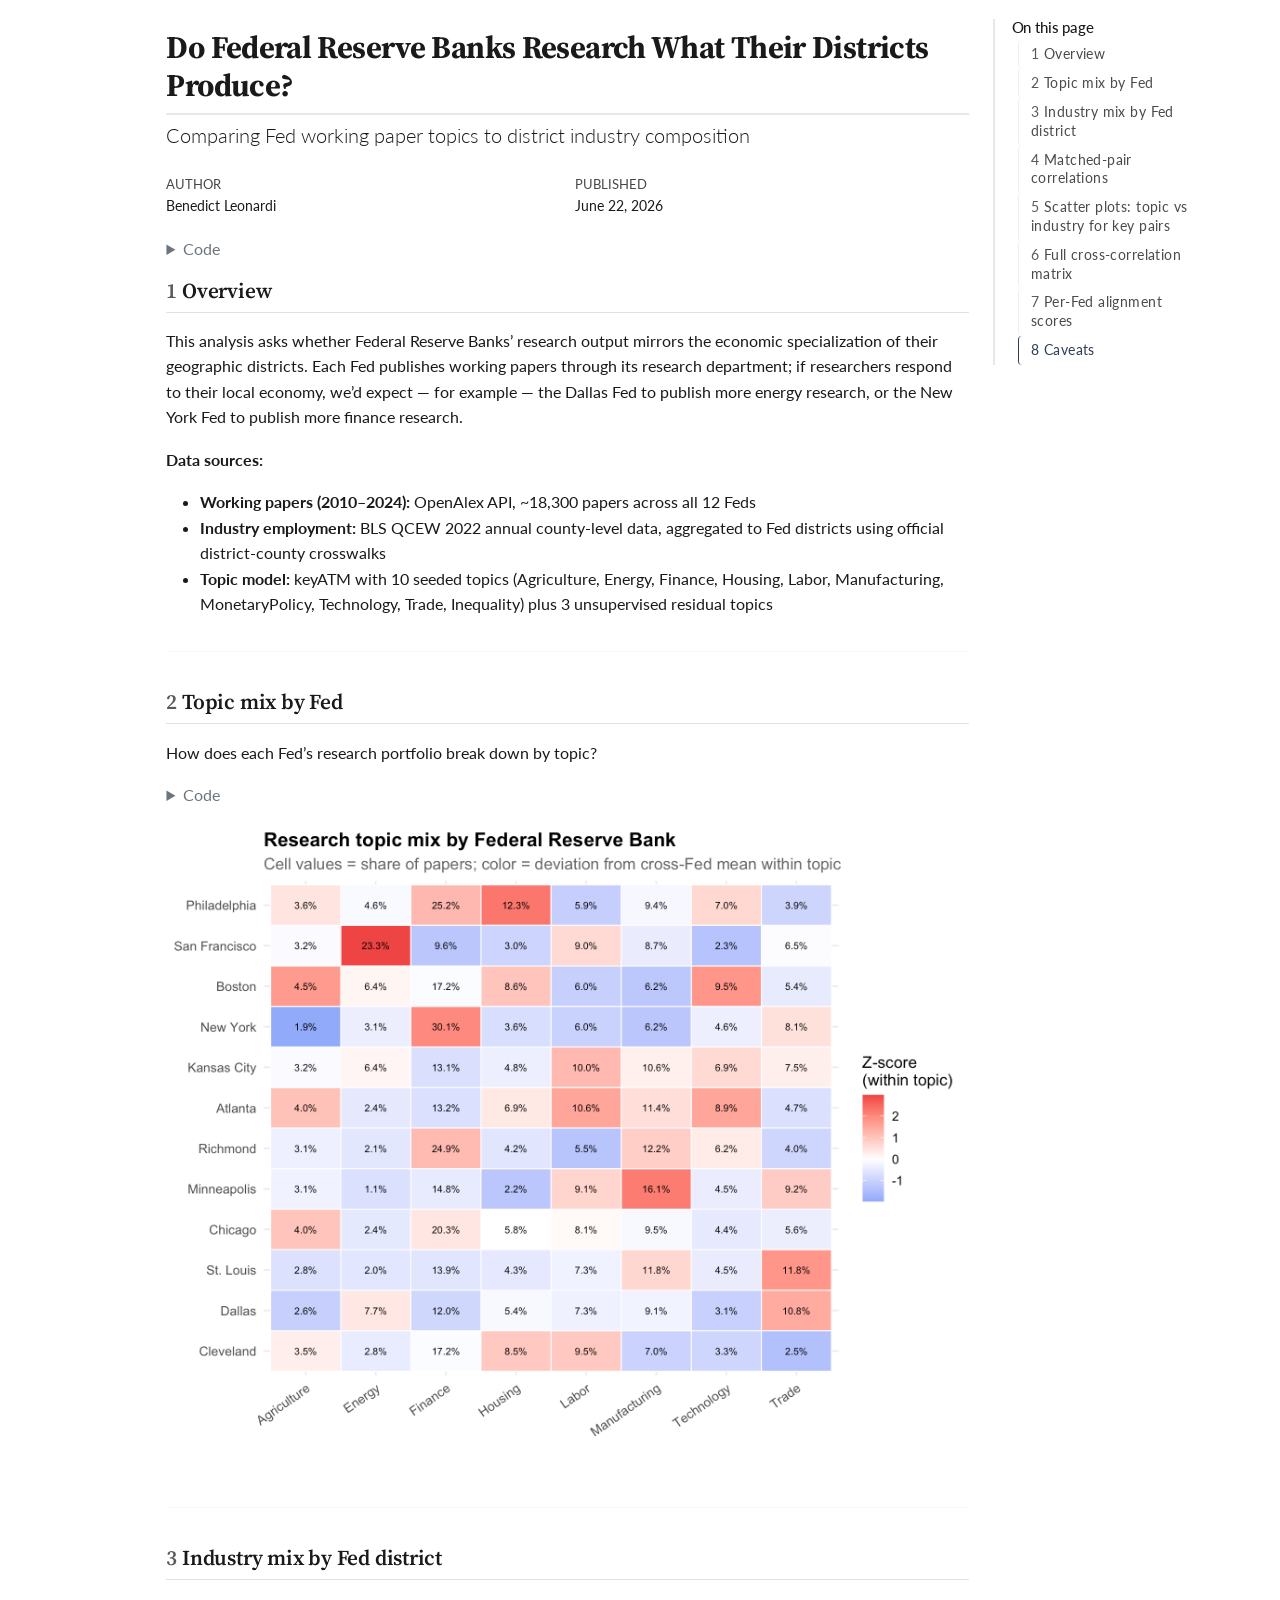
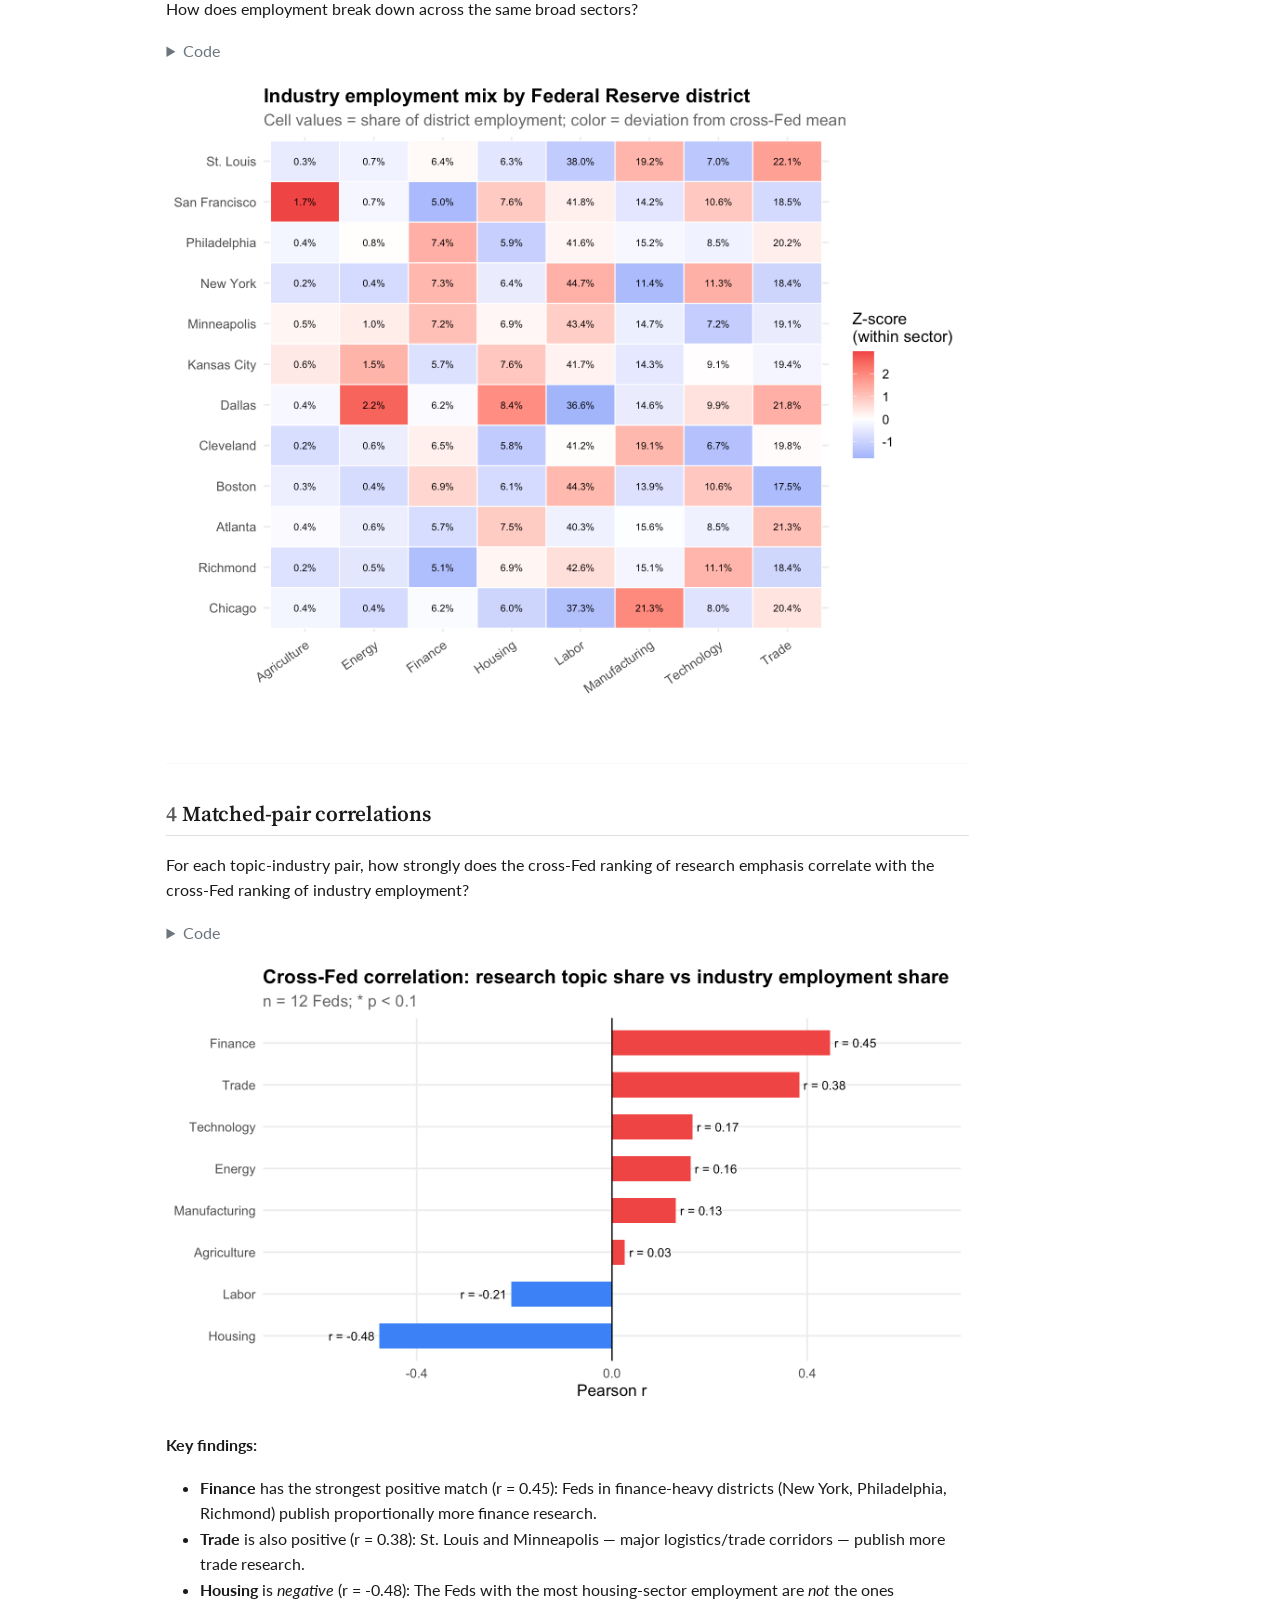
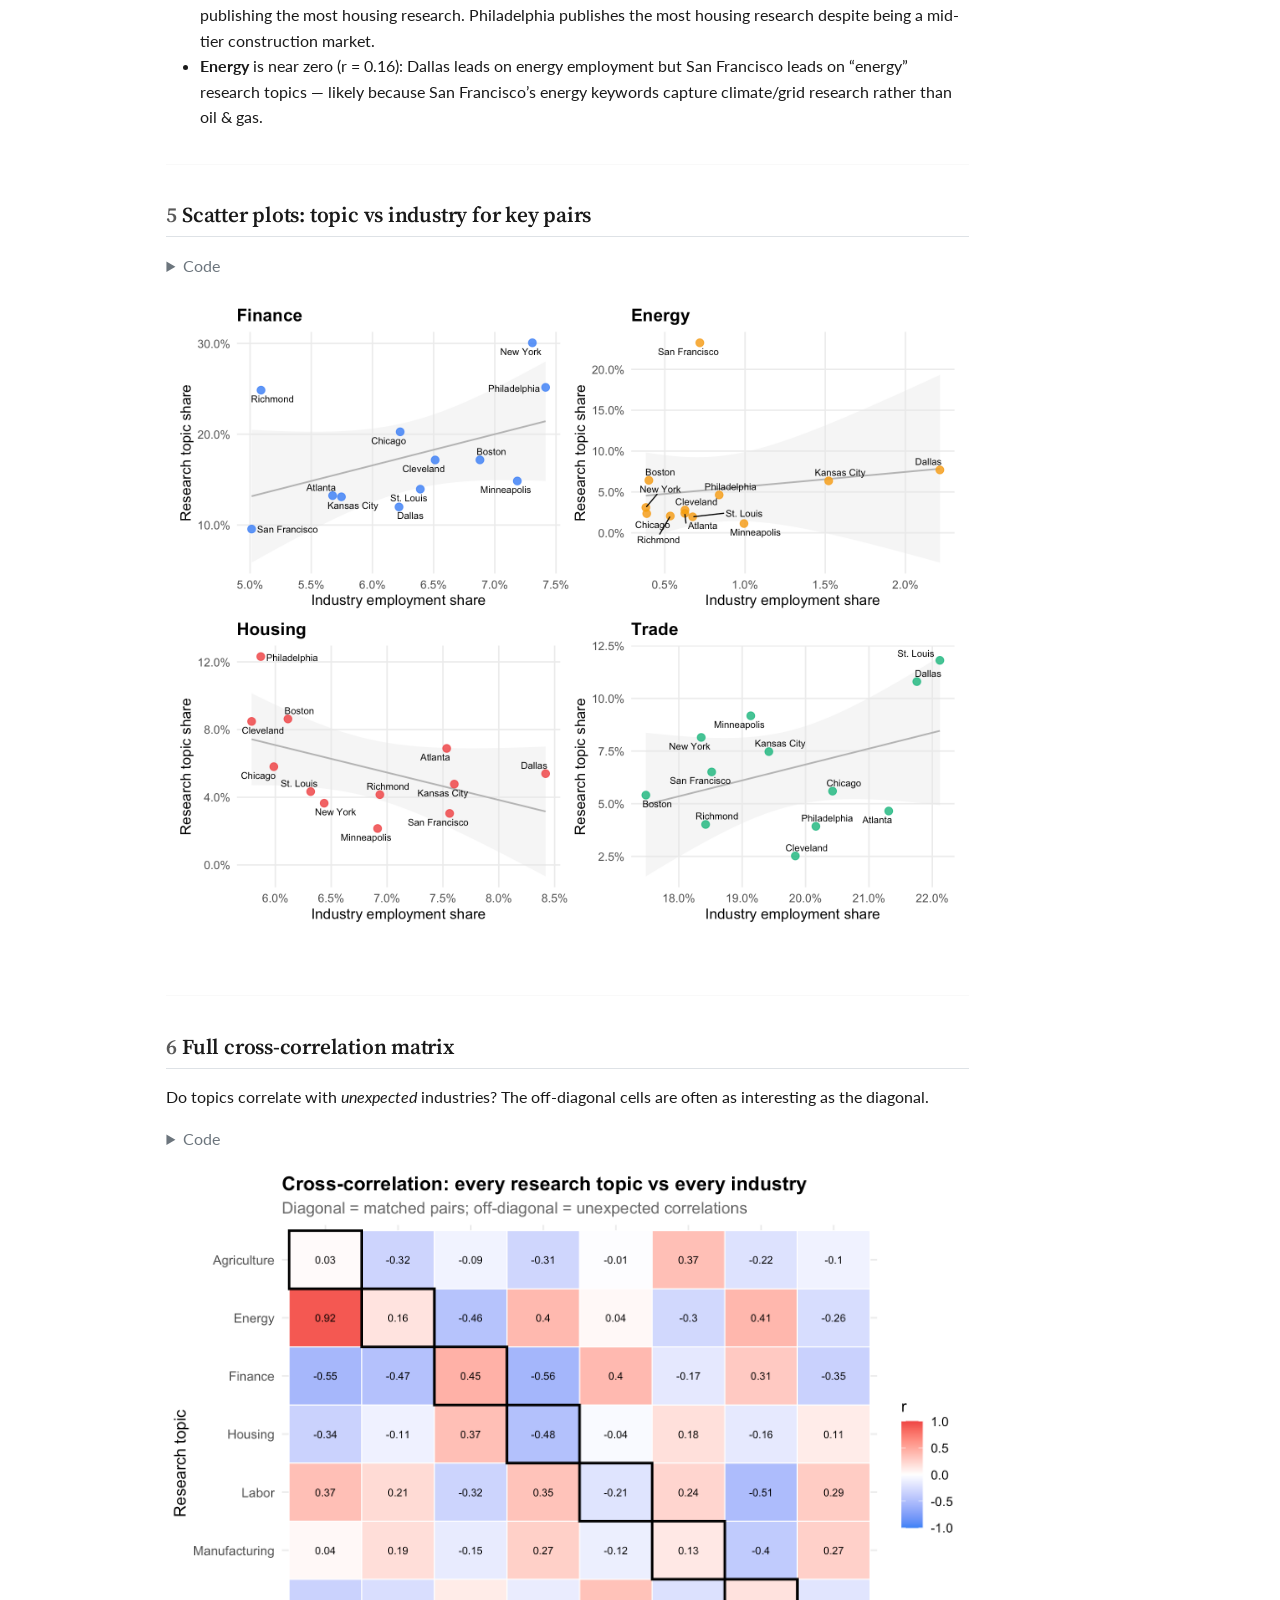
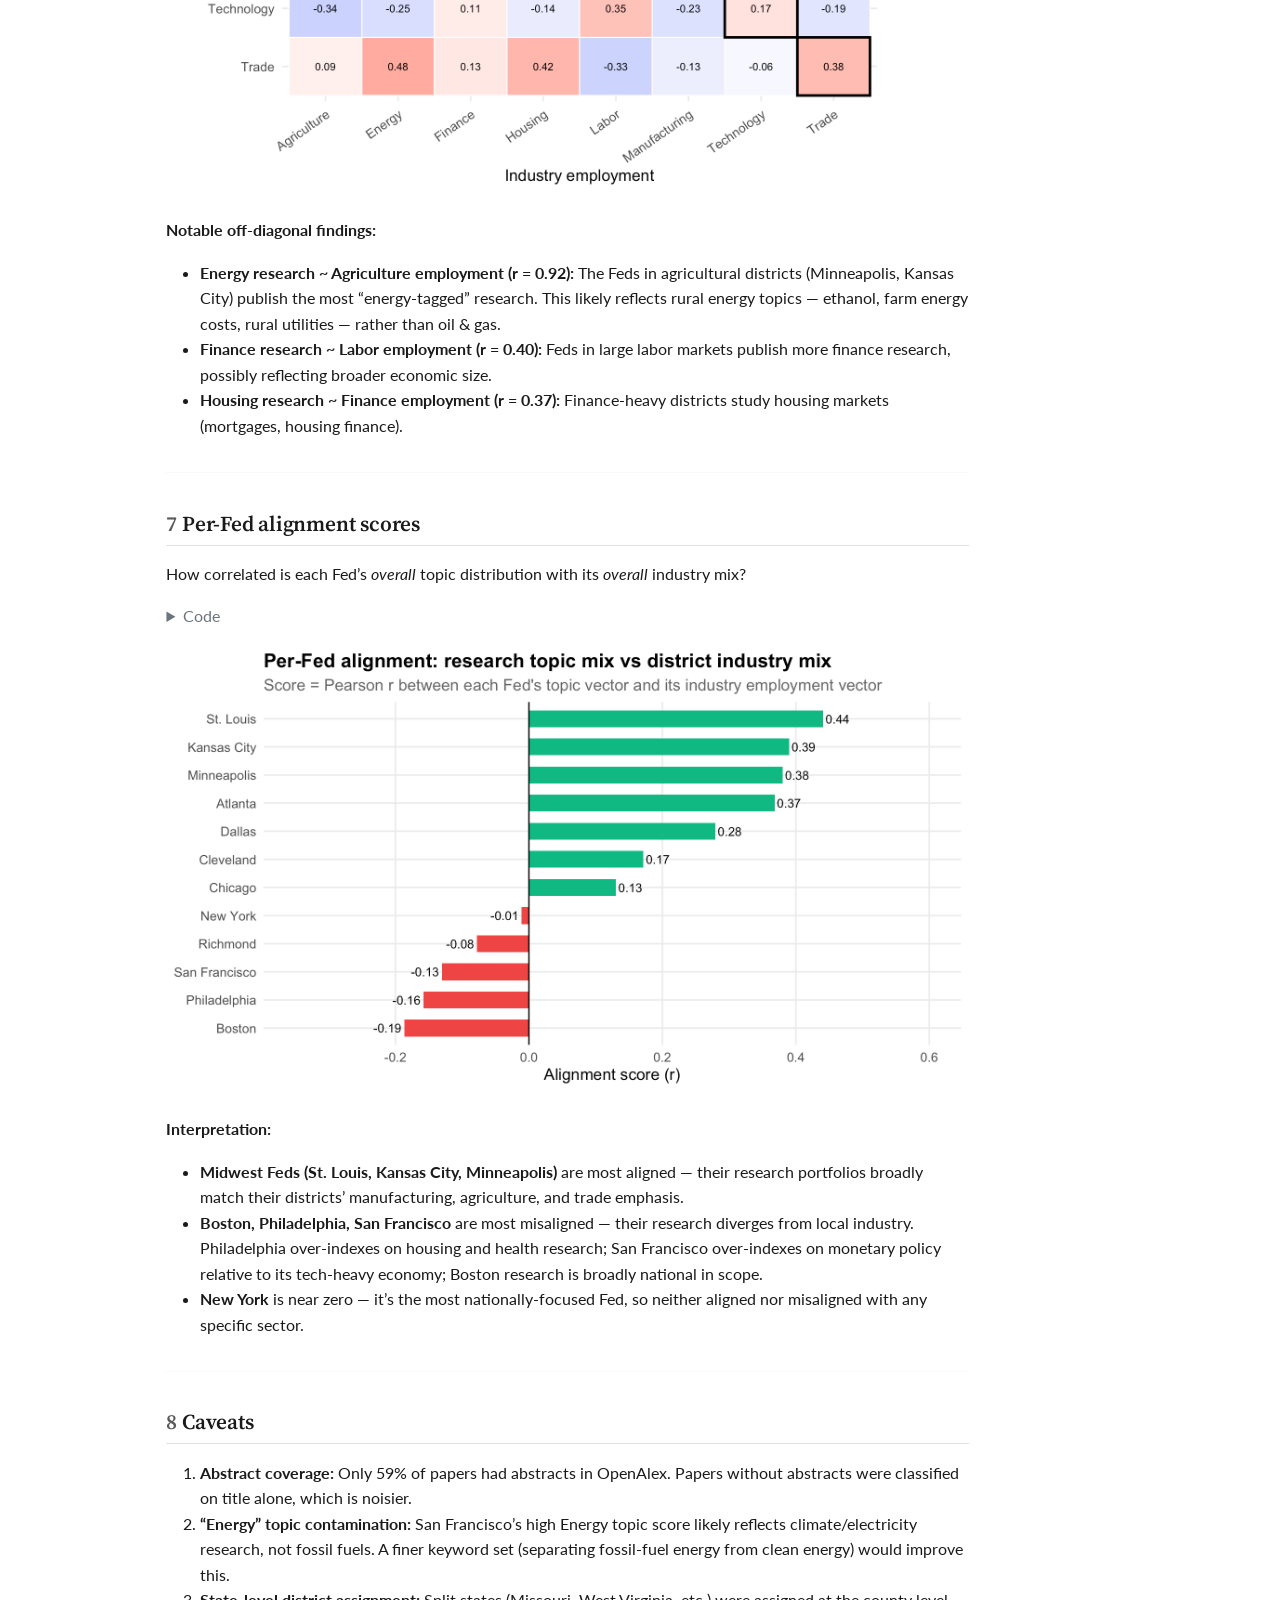
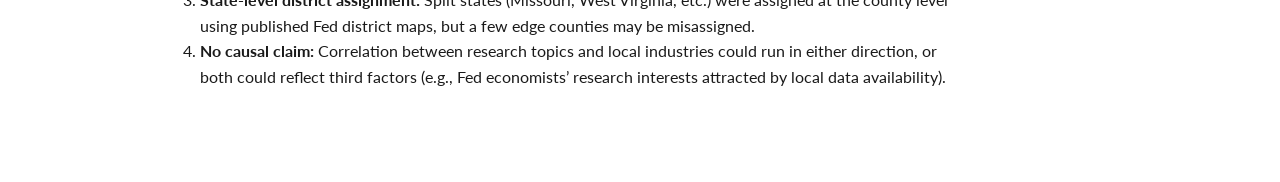
<file: docs/index.html>
<!DOCTYPE html>
<html xmlns="http://www.w3.org/1999/xhtml" lang="en" xml:lang="en"><head>

<meta charset="utf-8">
<meta name="generator" content="quarto-1.8.27">

<meta name="viewport" content="width=device-width, initial-scale=1.0, user-scalable=yes">

<meta name="author" content="Benedict Leonardi">
<meta name="dcterms.date" content="2026-06-22">

<title>Do Federal Reserve Banks Research What Their Districts Produce? – Fed Research Districts</title>
<style>
code{white-space: pre-wrap;}
span.smallcaps{font-variant: small-caps;}
div.columns{display: flex; gap: min(4vw, 1.5em);}
div.column{flex: auto; overflow-x: auto;}
div.hanging-indent{margin-left: 1.5em; text-indent: -1.5em;}
ul.task-list{list-style: none;}
ul.task-list li input[type="checkbox"] {
  width: 0.8em;
  margin: 0 0.8em 0.2em -1em; /* quarto-specific, see https://github.com/quarto-dev/quarto-cli/issues/4556 */ 
  vertical-align: middle;
}
/* CSS for syntax highlighting */
html { -webkit-text-size-adjust: 100%; }
pre > code.sourceCode { white-space: pre; position: relative; }
pre > code.sourceCode > span { display: inline-block; line-height: 1.25; }
pre > code.sourceCode > span:empty { height: 1.2em; }
.sourceCode { overflow: visible; }
code.sourceCode > span { color: inherit; text-decoration: inherit; }
div.sourceCode { margin: 1em 0; }
pre.sourceCode { margin: 0; }
@media screen {
div.sourceCode { overflow: auto; }
}
@media print {
pre > code.sourceCode { white-space: pre-wrap; }
pre > code.sourceCode > span { text-indent: -5em; padding-left: 5em; }
}
pre.numberSource code
  { counter-reset: source-line 0; }
pre.numberSource code > span
  { position: relative; left: -4em; counter-increment: source-line; }
pre.numberSource code > span > a:first-child::before
  { content: counter(source-line);
    position: relative; left: -1em; text-align: right; vertical-align: baseline;
    border: none; display: inline-block;
    -webkit-touch-callout: none; -webkit-user-select: none;
    -khtml-user-select: none; -moz-user-select: none;
    -ms-user-select: none; user-select: none;
    padding: 0 4px; width: 4em;
  }
pre.numberSource { margin-left: 3em;  padding-left: 4px; }
div.sourceCode
  {   }
@media screen {
pre > code.sourceCode > span > a:first-child::before { text-decoration: underline; }
}
</style>


<script src="site_libs/quarto-nav/quarto-nav.js"></script>
<script src="site_libs/clipboard/clipboard.min.js"></script>
<script src="site_libs/quarto-search/autocomplete.umd.js"></script>
<script src="site_libs/quarto-search/fuse.min.js"></script>
<script src="site_libs/quarto-search/quarto-search.js"></script>
<meta name="quarto:offset" content="./">
<script src="site_libs/quarto-html/quarto.js" type="module"></script>
<script src="site_libs/quarto-html/tabsets/tabsets.js" type="module"></script>
<script src="site_libs/quarto-html/axe/axe-check.js" type="module"></script>
<script src="site_libs/quarto-html/popper.min.js"></script>
<script src="site_libs/quarto-html/tippy.umd.min.js"></script>
<script src="site_libs/quarto-html/anchor.min.js"></script>
<link href="site_libs/quarto-html/tippy.css" rel="stylesheet">
<link href="site_libs/quarto-html/quarto-syntax-highlighting-8b4baf804e461d9b72633f0de59a0cac.css" rel="stylesheet" id="quarto-text-highlighting-styles">
<script src="site_libs/bootstrap/bootstrap.min.js"></script>
<link href="site_libs/bootstrap/bootstrap-icons.css" rel="stylesheet">
<link href="site_libs/bootstrap/bootstrap-f2f602f58a1feb3413044be4aec0a068.min.css" rel="stylesheet" append-hash="true" id="quarto-bootstrap" data-mode="light">
<script id="quarto-search-options" type="application/json">{
  "location": "sidebar",
  "copy-button": false,
  "collapse-after": 3,
  "panel-placement": "start",
  "type": "textbox",
  "limit": 50,
  "keyboard-shortcut": [
    "f",
    "/",
    "s"
  ],
  "show-item-context": false,
  "language": {
    "search-no-results-text": "No results",
    "search-matching-documents-text": "matching documents",
    "search-copy-link-title": "Copy link to search",
    "search-hide-matches-text": "Hide additional matches",
    "search-more-match-text": "more match in this document",
    "search-more-matches-text": "more matches in this document",
    "search-clear-button-title": "Clear",
    "search-text-placeholder": "",
    "search-detached-cancel-button-title": "Cancel",
    "search-submit-button-title": "Submit",
    "search-label": "Search"
  }
}</script>


</head>

<body class="quarto-light">

<div id="quarto-search-results"></div>
<!-- content -->
<div id="quarto-content" class="quarto-container page-columns page-rows-contents page-layout-article">
<!-- sidebar -->
<!-- margin-sidebar -->
    <div id="quarto-margin-sidebar" class="sidebar margin-sidebar">
        <nav id="TOC" role="doc-toc" class="toc-active">
    <h2 id="toc-title">On this page</h2>
   
  <ul>
  <li><a href="#overview" id="toc-overview" class="nav-link active" data-scroll-target="#overview"><span class="header-section-number">1</span> Overview</a></li>
  <li><a href="#topic-mix-by-fed" id="toc-topic-mix-by-fed" class="nav-link" data-scroll-target="#topic-mix-by-fed"><span class="header-section-number">2</span> Topic mix by Fed</a></li>
  <li><a href="#industry-mix-by-fed-district" id="toc-industry-mix-by-fed-district" class="nav-link" data-scroll-target="#industry-mix-by-fed-district"><span class="header-section-number">3</span> Industry mix by Fed district</a></li>
  <li><a href="#matched-pair-correlations" id="toc-matched-pair-correlations" class="nav-link" data-scroll-target="#matched-pair-correlations"><span class="header-section-number">4</span> Matched-pair correlations</a></li>
  <li><a href="#scatter-plots-topic-vs-industry-for-key-pairs" id="toc-scatter-plots-topic-vs-industry-for-key-pairs" class="nav-link" data-scroll-target="#scatter-plots-topic-vs-industry-for-key-pairs"><span class="header-section-number">5</span> Scatter plots: topic vs industry for key pairs</a></li>
  <li><a href="#full-cross-correlation-matrix" id="toc-full-cross-correlation-matrix" class="nav-link" data-scroll-target="#full-cross-correlation-matrix"><span class="header-section-number">6</span> Full cross-correlation matrix</a></li>
  <li><a href="#per-fed-alignment-scores" id="toc-per-fed-alignment-scores" class="nav-link" data-scroll-target="#per-fed-alignment-scores"><span class="header-section-number">7</span> Per-Fed alignment scores</a></li>
  <li><a href="#caveats" id="toc-caveats" class="nav-link" data-scroll-target="#caveats"><span class="header-section-number">8</span> Caveats</a></li>
  </ul>
</nav>
    </div>
<!-- main -->
<main class="content" id="quarto-document-content">

<header id="title-block-header" class="quarto-title-block default">
<div class="quarto-title">
<h1 class="title">Do Federal Reserve Banks Research What Their Districts Produce?</h1>
<p class="subtitle lead">Comparing Fed working paper topics to district industry composition</p>
</div>



<div class="quarto-title-meta">

    <div>
    <div class="quarto-title-meta-heading">Author</div>
    <div class="quarto-title-meta-contents">
             <p>Benedict Leonardi </p>
          </div>
  </div>
    
    <div>
    <div class="quarto-title-meta-heading">Published</div>
    <div class="quarto-title-meta-contents">
      <p class="date">June 22, 2026</p>
    </div>
  </div>
  
    
  </div>
  


</header>


<div class="cell">
<details class="code-fold">
<summary>Code</summary>
<div class="code-copy-outer-scaffold"><div class="sourceCode cell-code" id="cb1"><pre class="sourceCode r code-with-copy"><code class="sourceCode r"><span id="cb1-1"><a href="#cb1-1" aria-hidden="true" tabindex="-1"></a><span class="fu">library</span>(tidyverse)</span>
<span id="cb1-2"><a href="#cb1-2" aria-hidden="true" tabindex="-1"></a><span class="fu">library</span>(ggrepel)</span>
<span id="cb1-3"><a href="#cb1-3" aria-hidden="true" tabindex="-1"></a></span>
<span id="cb1-4"><a href="#cb1-4" aria-hidden="true" tabindex="-1"></a>topic_shares    <span class="ot">&lt;-</span> <span class="fu">read_csv</span>(<span class="st">"data/fed_topic_shares.csv"</span>)</span>
<span id="cb1-5"><a href="#cb1-5" aria-hidden="true" tabindex="-1"></a>industry_shares <span class="ot">&lt;-</span> <span class="fu">read_csv</span>(<span class="st">"data/fed_industry_shares.csv"</span>)</span>
<span id="cb1-6"><a href="#cb1-6" aria-hidden="true" tabindex="-1"></a>pair_cors       <span class="ot">&lt;-</span> <span class="fu">read_csv</span>(<span class="st">"data/pair_correlations.csv"</span>)</span>
<span id="cb1-7"><a href="#cb1-7" aria-hidden="true" tabindex="-1"></a>cross_cor       <span class="ot">&lt;-</span> <span class="fu">read_csv</span>(<span class="st">"data/cross_correlation_matrix.csv"</span>)</span>
<span id="cb1-8"><a href="#cb1-8" aria-hidden="true" tabindex="-1"></a>alignment       <span class="ot">&lt;-</span> <span class="fu">read_csv</span>(<span class="st">"data/fed_alignment_scores.csv"</span>)</span>
<span id="cb1-9"><a href="#cb1-9" aria-hidden="true" tabindex="-1"></a>joined          <span class="ot">&lt;-</span> <span class="fu">read_csv</span>(<span class="st">"data/joined_wide.csv"</span>)</span>
<span id="cb1-10"><a href="#cb1-10" aria-hidden="true" tabindex="-1"></a></span>
<span id="cb1-11"><a href="#cb1-11" aria-hidden="true" tabindex="-1"></a>sectors <span class="ot">&lt;-</span> <span class="fu">c</span>(<span class="st">"Housing"</span>,<span class="st">"Energy"</span>,<span class="st">"Agriculture"</span>,<span class="st">"Technology"</span>,<span class="st">"Finance"</span>,<span class="st">"Trade"</span>,<span class="st">"Manufacturing"</span>,<span class="st">"Labor"</span>)</span>
<span id="cb1-12"><a href="#cb1-12" aria-hidden="true" tabindex="-1"></a></span>
<span id="cb1-13"><a href="#cb1-13" aria-hidden="true" tabindex="-1"></a><span class="fu">theme_set</span>(</span>
<span id="cb1-14"><a href="#cb1-14" aria-hidden="true" tabindex="-1"></a>  <span class="fu">theme_minimal</span>(<span class="at">base_size =</span> <span class="dv">13</span>) <span class="sc">+</span></span>
<span id="cb1-15"><a href="#cb1-15" aria-hidden="true" tabindex="-1"></a>  <span class="fu">theme</span>(</span>
<span id="cb1-16"><a href="#cb1-16" aria-hidden="true" tabindex="-1"></a>    <span class="at">plot.title    =</span> <span class="fu">element_text</span>(<span class="at">face =</span> <span class="st">"bold"</span>),</span>
<span id="cb1-17"><a href="#cb1-17" aria-hidden="true" tabindex="-1"></a>    <span class="at">plot.subtitle =</span> <span class="fu">element_text</span>(<span class="at">color =</span> <span class="st">"grey40"</span>),</span>
<span id="cb1-18"><a href="#cb1-18" aria-hidden="true" tabindex="-1"></a>    <span class="at">panel.grid.minor =</span> <span class="fu">element_blank</span>()</span>
<span id="cb1-19"><a href="#cb1-19" aria-hidden="true" tabindex="-1"></a>  )</span>
<span id="cb1-20"><a href="#cb1-20" aria-hidden="true" tabindex="-1"></a>)</span></code></pre></div><button title="Copy to Clipboard" class="code-copy-button"><i class="bi"></i></button></div>
</details>
</div>
<section id="overview" class="level2" data-number="1">
<h2 data-number="1" class="anchored" data-anchor-id="overview"><span class="header-section-number">1</span> Overview</h2>
<p>This analysis asks whether Federal Reserve Banks’ research output mirrors the economic specialization of their geographic districts. Each Fed publishes working papers through its research department; if researchers respond to their local economy, we’d expect — for example — the Dallas Fed to publish more energy research, or the New York Fed to publish more finance research.</p>
<p><strong>Data sources:</strong></p>
<ul>
<li><strong>Working papers (2010–2024):</strong> OpenAlex API, ~18,300 papers across all 12 Feds</li>
<li><strong>Industry employment:</strong> BLS QCEW 2022 annual county-level data, aggregated to Fed districts using official district-county crosswalks</li>
<li><strong>Topic model:</strong> keyATM with 10 seeded topics (Agriculture, Energy, Finance, Housing, Labor, Manufacturing, MonetaryPolicy, Technology, Trade, Inequality) plus 3 unsupervised residual topics</li>
</ul>
<hr>
</section>
<section id="topic-mix-by-fed" class="level2" data-number="2">
<h2 data-number="2" class="anchored" data-anchor-id="topic-mix-by-fed"><span class="header-section-number">2</span> Topic mix by Fed</h2>
<p>How does each Fed’s research portfolio break down by topic?</p>
<div class="cell">
<details class="code-fold">
<summary>Code</summary>
<div class="code-copy-outer-scaffold"><div class="sourceCode cell-code" id="cb2"><pre class="sourceCode r code-with-copy"><code class="sourceCode r"><span id="cb2-1"><a href="#cb2-1" aria-hidden="true" tabindex="-1"></a>topic_long <span class="ot">&lt;-</span> topic_shares <span class="sc">|&gt;</span></span>
<span id="cb2-2"><a href="#cb2-2" aria-hidden="true" tabindex="-1"></a>  <span class="fu">select</span>(fed, <span class="fu">all_of</span>(sectors)) <span class="sc">|&gt;</span></span>
<span id="cb2-3"><a href="#cb2-3" aria-hidden="true" tabindex="-1"></a>  <span class="fu">pivot_longer</span>(<span class="sc">-</span>fed, <span class="at">names_to =</span> <span class="st">"topic"</span>, <span class="at">values_to =</span> <span class="st">"share"</span>)</span>
<span id="cb2-4"><a href="#cb2-4" aria-hidden="true" tabindex="-1"></a></span>
<span id="cb2-5"><a href="#cb2-5" aria-hidden="true" tabindex="-1"></a><span class="co"># Normalize within topic (z-score) so differences are visible across topics</span></span>
<span id="cb2-6"><a href="#cb2-6" aria-hidden="true" tabindex="-1"></a>topic_long <span class="ot">&lt;-</span> topic_long <span class="sc">|&gt;</span></span>
<span id="cb2-7"><a href="#cb2-7" aria-hidden="true" tabindex="-1"></a>  <span class="fu">group_by</span>(topic) <span class="sc">|&gt;</span></span>
<span id="cb2-8"><a href="#cb2-8" aria-hidden="true" tabindex="-1"></a>  <span class="fu">mutate</span>(<span class="at">z =</span> (share <span class="sc">-</span> <span class="fu">mean</span>(share)) <span class="sc">/</span> <span class="fu">sd</span>(share)) <span class="sc">|&gt;</span></span>
<span id="cb2-9"><a href="#cb2-9" aria-hidden="true" tabindex="-1"></a>  <span class="fu">ungroup</span>()</span>
<span id="cb2-10"><a href="#cb2-10" aria-hidden="true" tabindex="-1"></a></span>
<span id="cb2-11"><a href="#cb2-11" aria-hidden="true" tabindex="-1"></a><span class="fu">ggplot</span>(topic_long, <span class="fu">aes</span>(<span class="at">x =</span> topic, <span class="at">y =</span> <span class="fu">fct_reorder</span>(fed, share, <span class="at">.fun =</span> sum), <span class="at">fill =</span> z)) <span class="sc">+</span></span>
<span id="cb2-12"><a href="#cb2-12" aria-hidden="true" tabindex="-1"></a>  <span class="fu">geom_tile</span>(<span class="at">color =</span> <span class="st">"white"</span>, <span class="at">linewidth =</span> <span class="fl">0.4</span>) <span class="sc">+</span></span>
<span id="cb2-13"><a href="#cb2-13" aria-hidden="true" tabindex="-1"></a>  <span class="fu">geom_text</span>(<span class="fu">aes</span>(<span class="at">label =</span> scales<span class="sc">::</span><span class="fu">percent</span>(share, <span class="at">accuracy =</span> <span class="fl">0.1</span>)), <span class="at">size =</span> <span class="fl">2.8</span>, <span class="at">color =</span> <span class="st">"black"</span>) <span class="sc">+</span></span>
<span id="cb2-14"><a href="#cb2-14" aria-hidden="true" tabindex="-1"></a>  <span class="fu">scale_fill_gradient2</span>(</span>
<span id="cb2-15"><a href="#cb2-15" aria-hidden="true" tabindex="-1"></a>    <span class="at">low =</span> <span class="st">"#3B82F6"</span>, <span class="at">mid =</span> <span class="st">"white"</span>, <span class="at">high =</span> <span class="st">"#EF4444"</span>,</span>
<span id="cb2-16"><a href="#cb2-16" aria-hidden="true" tabindex="-1"></a>    <span class="at">midpoint =</span> <span class="dv">0</span>, <span class="at">name =</span> <span class="st">"Z-score</span><span class="sc">\n</span><span class="st">(within topic)"</span></span>
<span id="cb2-17"><a href="#cb2-17" aria-hidden="true" tabindex="-1"></a>  ) <span class="sc">+</span></span>
<span id="cb2-18"><a href="#cb2-18" aria-hidden="true" tabindex="-1"></a>  <span class="fu">scale_x_discrete</span>(<span class="at">guide =</span> <span class="fu">guide_axis</span>(<span class="at">angle =</span> <span class="dv">35</span>)) <span class="sc">+</span></span>
<span id="cb2-19"><a href="#cb2-19" aria-hidden="true" tabindex="-1"></a>  <span class="fu">labs</span>(</span>
<span id="cb2-20"><a href="#cb2-20" aria-hidden="true" tabindex="-1"></a>    <span class="at">title    =</span> <span class="st">"Research topic mix by Federal Reserve Bank"</span>,</span>
<span id="cb2-21"><a href="#cb2-21" aria-hidden="true" tabindex="-1"></a>    <span class="at">subtitle =</span> <span class="st">"Cell values = share of papers; color = deviation from cross-Fed mean within topic"</span>,</span>
<span id="cb2-22"><a href="#cb2-22" aria-hidden="true" tabindex="-1"></a>    <span class="at">x =</span> <span class="cn">NULL</span>, <span class="at">y =</span> <span class="cn">NULL</span></span>
<span id="cb2-23"><a href="#cb2-23" aria-hidden="true" tabindex="-1"></a>  )</span></code></pre></div><button title="Copy to Clipboard" class="code-copy-button"><i class="bi"></i></button></div>
</details>
<div class="cell-output-display">
<div>
<figure class="figure">
<p><img src="index_files/figure-html/topic-heatmap-1.png" class="img-fluid figure-img" width="864"></p>
</figure>
</div>
</div>
</div>
<hr>
</section>
<section id="industry-mix-by-fed-district" class="level2" data-number="3">
<h2 data-number="3" class="anchored" data-anchor-id="industry-mix-by-fed-district"><span class="header-section-number">3</span> Industry mix by Fed district</h2>
<p>How does employment break down across the same broad sectors?</p>
<div class="cell">
<details class="code-fold">
<summary>Code</summary>
<div class="code-copy-outer-scaffold"><div class="sourceCode cell-code" id="cb3"><pre class="sourceCode r code-with-copy"><code class="sourceCode r"><span id="cb3-1"><a href="#cb3-1" aria-hidden="true" tabindex="-1"></a>ind_long <span class="ot">&lt;-</span> industry_shares <span class="sc">|&gt;</span></span>
<span id="cb3-2"><a href="#cb3-2" aria-hidden="true" tabindex="-1"></a>  <span class="fu">filter</span>(sector <span class="sc">%in%</span> sectors)</span>
<span id="cb3-3"><a href="#cb3-3" aria-hidden="true" tabindex="-1"></a></span>
<span id="cb3-4"><a href="#cb3-4" aria-hidden="true" tabindex="-1"></a>ind_long <span class="ot">&lt;-</span> ind_long <span class="sc">|&gt;</span></span>
<span id="cb3-5"><a href="#cb3-5" aria-hidden="true" tabindex="-1"></a>  <span class="fu">group_by</span>(sector) <span class="sc">|&gt;</span></span>
<span id="cb3-6"><a href="#cb3-6" aria-hidden="true" tabindex="-1"></a>  <span class="fu">mutate</span>(<span class="at">z =</span> (emp_share <span class="sc">-</span> <span class="fu">mean</span>(emp_share)) <span class="sc">/</span> <span class="fu">sd</span>(emp_share)) <span class="sc">|&gt;</span></span>
<span id="cb3-7"><a href="#cb3-7" aria-hidden="true" tabindex="-1"></a>  <span class="fu">ungroup</span>()</span>
<span id="cb3-8"><a href="#cb3-8" aria-hidden="true" tabindex="-1"></a></span>
<span id="cb3-9"><a href="#cb3-9" aria-hidden="true" tabindex="-1"></a><span class="fu">ggplot</span>(ind_long, <span class="fu">aes</span>(<span class="at">x =</span> sector, <span class="at">y =</span> <span class="fu">fct_reorder</span>(fed, emp_share, <span class="at">.fun =</span> sum), <span class="at">fill =</span> z)) <span class="sc">+</span></span>
<span id="cb3-10"><a href="#cb3-10" aria-hidden="true" tabindex="-1"></a>  <span class="fu">geom_tile</span>(<span class="at">color =</span> <span class="st">"white"</span>, <span class="at">linewidth =</span> <span class="fl">0.4</span>) <span class="sc">+</span></span>
<span id="cb3-11"><a href="#cb3-11" aria-hidden="true" tabindex="-1"></a>  <span class="fu">geom_text</span>(<span class="fu">aes</span>(<span class="at">label =</span> scales<span class="sc">::</span><span class="fu">percent</span>(emp_share, <span class="at">accuracy =</span> <span class="fl">0.1</span>)), <span class="at">size =</span> <span class="fl">2.8</span>, <span class="at">color =</span> <span class="st">"black"</span>) <span class="sc">+</span></span>
<span id="cb3-12"><a href="#cb3-12" aria-hidden="true" tabindex="-1"></a>  <span class="fu">scale_fill_gradient2</span>(</span>
<span id="cb3-13"><a href="#cb3-13" aria-hidden="true" tabindex="-1"></a>    <span class="at">low =</span> <span class="st">"#3B82F6"</span>, <span class="at">mid =</span> <span class="st">"white"</span>, <span class="at">high =</span> <span class="st">"#EF4444"</span>,</span>
<span id="cb3-14"><a href="#cb3-14" aria-hidden="true" tabindex="-1"></a>    <span class="at">midpoint =</span> <span class="dv">0</span>, <span class="at">name =</span> <span class="st">"Z-score</span><span class="sc">\n</span><span class="st">(within sector)"</span></span>
<span id="cb3-15"><a href="#cb3-15" aria-hidden="true" tabindex="-1"></a>  ) <span class="sc">+</span></span>
<span id="cb3-16"><a href="#cb3-16" aria-hidden="true" tabindex="-1"></a>  <span class="fu">scale_x_discrete</span>(<span class="at">guide =</span> <span class="fu">guide_axis</span>(<span class="at">angle =</span> <span class="dv">35</span>)) <span class="sc">+</span></span>
<span id="cb3-17"><a href="#cb3-17" aria-hidden="true" tabindex="-1"></a>  <span class="fu">labs</span>(</span>
<span id="cb3-18"><a href="#cb3-18" aria-hidden="true" tabindex="-1"></a>    <span class="at">title    =</span> <span class="st">"Industry employment mix by Federal Reserve district"</span>,</span>
<span id="cb3-19"><a href="#cb3-19" aria-hidden="true" tabindex="-1"></a>    <span class="at">subtitle =</span> <span class="st">"Cell values = share of district employment; color = deviation from cross-Fed mean"</span>,</span>
<span id="cb3-20"><a href="#cb3-20" aria-hidden="true" tabindex="-1"></a>    <span class="at">x =</span> <span class="cn">NULL</span>, <span class="at">y =</span> <span class="cn">NULL</span></span>
<span id="cb3-21"><a href="#cb3-21" aria-hidden="true" tabindex="-1"></a>  )</span></code></pre></div><button title="Copy to Clipboard" class="code-copy-button"><i class="bi"></i></button></div>
</details>
<div class="cell-output-display">
<div>
<figure class="figure">
<p><img src="index_files/figure-html/industry-heatmap-1.png" class="img-fluid figure-img" width="864"></p>
</figure>
</div>
</div>
</div>
<hr>
</section>
<section id="matched-pair-correlations" class="level2" data-number="4">
<h2 data-number="4" class="anchored" data-anchor-id="matched-pair-correlations"><span class="header-section-number">4</span> Matched-pair correlations</h2>
<p>For each topic-industry pair, how strongly does the cross-Fed ranking of research emphasis correlate with the cross-Fed ranking of industry employment?</p>
<div class="cell">
<details class="code-fold">
<summary>Code</summary>
<div class="code-copy-outer-scaffold"><div class="sourceCode cell-code" id="cb4"><pre class="sourceCode r code-with-copy"><code class="sourceCode r"><span id="cb4-1"><a href="#cb4-1" aria-hidden="true" tabindex="-1"></a>pair_cors <span class="sc">|&gt;</span></span>
<span id="cb4-2"><a href="#cb4-2" aria-hidden="true" tabindex="-1"></a>  <span class="fu">mutate</span>(</span>
<span id="cb4-3"><a href="#cb4-3" aria-hidden="true" tabindex="-1"></a>    <span class="at">sig   =</span> p <span class="sc">&lt;</span> <span class="fl">0.1</span>,</span>
<span id="cb4-4"><a href="#cb4-4" aria-hidden="true" tabindex="-1"></a>    <span class="at">label =</span> <span class="fu">paste0</span>(<span class="st">"r = "</span>, <span class="fu">round</span>(r, <span class="dv">2</span>), <span class="fu">if_else</span>(sig, <span class="st">"*"</span>, <span class="st">""</span>))</span>
<span id="cb4-5"><a href="#cb4-5" aria-hidden="true" tabindex="-1"></a>  ) <span class="sc">|&gt;</span></span>
<span id="cb4-6"><a href="#cb4-6" aria-hidden="true" tabindex="-1"></a>  <span class="fu">ggplot</span>(<span class="fu">aes</span>(<span class="at">x =</span> r, <span class="at">y =</span> <span class="fu">fct_reorder</span>(sector, r), <span class="at">fill =</span> r <span class="sc">&gt;</span> <span class="dv">0</span>)) <span class="sc">+</span></span>
<span id="cb4-7"><a href="#cb4-7" aria-hidden="true" tabindex="-1"></a>  <span class="fu">geom_col</span>(<span class="at">width =</span> <span class="fl">0.6</span>) <span class="sc">+</span></span>
<span id="cb4-8"><a href="#cb4-8" aria-hidden="true" tabindex="-1"></a>  <span class="fu">geom_text</span>(<span class="fu">aes</span>(<span class="at">label =</span> label, <span class="at">hjust =</span> <span class="fu">if_else</span>(r <span class="sc">&gt;</span> <span class="dv">0</span>, <span class="sc">-</span><span class="fl">0.1</span>, <span class="fl">1.1</span>)), <span class="at">size =</span> <span class="fl">3.5</span>) <span class="sc">+</span></span>
<span id="cb4-9"><a href="#cb4-9" aria-hidden="true" tabindex="-1"></a>  <span class="fu">geom_vline</span>(<span class="at">xintercept =</span> <span class="dv">0</span>, <span class="at">linewidth =</span> <span class="fl">0.5</span>) <span class="sc">+</span></span>
<span id="cb4-10"><a href="#cb4-10" aria-hidden="true" tabindex="-1"></a>  <span class="fu">scale_fill_manual</span>(<span class="at">values =</span> <span class="fu">c</span>(<span class="st">"#3B82F6"</span>,<span class="st">"#EF4444"</span>), <span class="at">guide =</span> <span class="st">"none"</span>) <span class="sc">+</span></span>
<span id="cb4-11"><a href="#cb4-11" aria-hidden="true" tabindex="-1"></a>  <span class="fu">scale_x_continuous</span>(<span class="at">limits =</span> <span class="fu">c</span>(<span class="sc">-</span><span class="fl">0.65</span>, <span class="fl">0.65</span>)) <span class="sc">+</span></span>
<span id="cb4-12"><a href="#cb4-12" aria-hidden="true" tabindex="-1"></a>  <span class="fu">labs</span>(</span>
<span id="cb4-13"><a href="#cb4-13" aria-hidden="true" tabindex="-1"></a>    <span class="at">title    =</span> <span class="st">"Cross-Fed correlation: research topic share vs industry employment share"</span>,</span>
<span id="cb4-14"><a href="#cb4-14" aria-hidden="true" tabindex="-1"></a>    <span class="at">subtitle =</span> <span class="st">"n = 12 Feds; * p &lt; 0.1"</span>,</span>
<span id="cb4-15"><a href="#cb4-15" aria-hidden="true" tabindex="-1"></a>    <span class="at">x =</span> <span class="st">"Pearson r"</span>, <span class="at">y =</span> <span class="cn">NULL</span></span>
<span id="cb4-16"><a href="#cb4-16" aria-hidden="true" tabindex="-1"></a>  )</span></code></pre></div><button title="Copy to Clipboard" class="code-copy-button"><i class="bi"></i></button></div>
</details>
<div class="cell-output-display">
<div>
<figure class="figure">
<p><img src="index_files/figure-html/pair-cors-1.png" class="img-fluid figure-img" width="864"></p>
</figure>
</div>
</div>
</div>
<p><strong>Key findings:</strong></p>
<ul>
<li><strong>Finance</strong> has the strongest positive match (r = 0.45): Feds in finance-heavy districts (New York, Philadelphia, Richmond) publish proportionally more finance research.</li>
<li><strong>Trade</strong> is also positive (r = 0.38): St.&nbsp;Louis and Minneapolis — major logistics/trade corridors — publish more trade research.</li>
<li><strong>Housing</strong> is <em>negative</em> (r = -0.48): The Feds with the most housing-sector employment are <em>not</em> the ones publishing the most housing research. Philadelphia publishes the most housing research despite being a mid-tier construction market.</li>
<li><strong>Energy</strong> is near zero (r = 0.16): Dallas leads on energy employment but San Francisco leads on “energy” research topics — likely because San Francisco’s energy keywords capture climate/grid research rather than oil &amp; gas.</li>
</ul>
<hr>
</section>
<section id="scatter-plots-topic-vs-industry-for-key-pairs" class="level2" data-number="5">
<h2 data-number="5" class="anchored" data-anchor-id="scatter-plots-topic-vs-industry-for-key-pairs"><span class="header-section-number">5</span> Scatter plots: topic vs industry for key pairs</h2>
<div class="cell">
<details class="code-fold">
<summary>Code</summary>
<div class="code-copy-outer-scaffold"><div class="sourceCode cell-code" id="cb5"><pre class="sourceCode r code-with-copy"><code class="sourceCode r"><span id="cb5-1"><a href="#cb5-1" aria-hidden="true" tabindex="-1"></a>plot_scatter <span class="ot">&lt;-</span> <span class="cf">function</span>(sector_name, <span class="at">color =</span> <span class="st">"#3B82F6"</span>) {</span>
<span id="cb5-2"><a href="#cb5-2" aria-hidden="true" tabindex="-1"></a>  <span class="fu">ggplot</span>(joined, <span class="fu">aes</span>(</span>
<span id="cb5-3"><a href="#cb5-3" aria-hidden="true" tabindex="-1"></a>    <span class="at">x =</span> .data[[<span class="fu">paste0</span>(sector_name, <span class="st">"_ind"</span>)]],</span>
<span id="cb5-4"><a href="#cb5-4" aria-hidden="true" tabindex="-1"></a>    <span class="at">y =</span> .data[[<span class="fu">paste0</span>(sector_name, <span class="st">"_topic"</span>)]]</span>
<span id="cb5-5"><a href="#cb5-5" aria-hidden="true" tabindex="-1"></a>  )) <span class="sc">+</span></span>
<span id="cb5-6"><a href="#cb5-6" aria-hidden="true" tabindex="-1"></a>    <span class="fu">geom_smooth</span>(<span class="at">method =</span> <span class="st">"lm"</span>, <span class="at">se =</span> <span class="cn">TRUE</span>, <span class="at">color =</span> <span class="st">"grey70"</span>, <span class="at">fill =</span> <span class="st">"grey90"</span>, <span class="at">linewidth =</span> <span class="fl">0.7</span>) <span class="sc">+</span></span>
<span id="cb5-7"><a href="#cb5-7" aria-hidden="true" tabindex="-1"></a>    <span class="fu">geom_point</span>(<span class="at">size =</span> <span class="dv">3</span>, <span class="at">color =</span> color, <span class="at">alpha =</span> <span class="fl">0.85</span>) <span class="sc">+</span></span>
<span id="cb5-8"><a href="#cb5-8" aria-hidden="true" tabindex="-1"></a>    <span class="fu">geom_text_repel</span>(<span class="fu">aes</span>(<span class="at">label =</span> fed), <span class="at">size =</span> <span class="dv">3</span>, <span class="at">max.overlaps =</span> <span class="dv">20</span>) <span class="sc">+</span></span>
<span id="cb5-9"><a href="#cb5-9" aria-hidden="true" tabindex="-1"></a>    <span class="fu">scale_x_continuous</span>(<span class="at">labels =</span> scales<span class="sc">::</span><span class="fu">percent_format</span>(<span class="at">accuracy =</span> <span class="fl">0.1</span>)) <span class="sc">+</span></span>
<span id="cb5-10"><a href="#cb5-10" aria-hidden="true" tabindex="-1"></a>    <span class="fu">scale_y_continuous</span>(<span class="at">labels =</span> scales<span class="sc">::</span><span class="fu">percent_format</span>(<span class="at">accuracy =</span> <span class="fl">0.1</span>)) <span class="sc">+</span></span>
<span id="cb5-11"><a href="#cb5-11" aria-hidden="true" tabindex="-1"></a>    <span class="fu">labs</span>(</span>
<span id="cb5-12"><a href="#cb5-12" aria-hidden="true" tabindex="-1"></a>      <span class="at">title =</span> sector_name,</span>
<span id="cb5-13"><a href="#cb5-13" aria-hidden="true" tabindex="-1"></a>      <span class="at">x =</span> <span class="st">"Industry employment share"</span>,</span>
<span id="cb5-14"><a href="#cb5-14" aria-hidden="true" tabindex="-1"></a>      <span class="at">y =</span> <span class="st">"Research topic share"</span></span>
<span id="cb5-15"><a href="#cb5-15" aria-hidden="true" tabindex="-1"></a>    )</span>
<span id="cb5-16"><a href="#cb5-16" aria-hidden="true" tabindex="-1"></a>}</span>
<span id="cb5-17"><a href="#cb5-17" aria-hidden="true" tabindex="-1"></a></span>
<span id="cb5-18"><a href="#cb5-18" aria-hidden="true" tabindex="-1"></a><span class="fu">library</span>(patchwork)</span>
<span id="cb5-19"><a href="#cb5-19" aria-hidden="true" tabindex="-1"></a>(<span class="fu">plot_scatter</span>(<span class="st">"Finance"</span>, <span class="st">"#3B82F6"</span>) <span class="sc">|</span> <span class="fu">plot_scatter</span>(<span class="st">"Energy"</span>,  <span class="st">"#F59E0B"</span>)) <span class="sc">/</span></span>
<span id="cb5-20"><a href="#cb5-20" aria-hidden="true" tabindex="-1"></a>(<span class="fu">plot_scatter</span>(<span class="st">"Housing"</span>, <span class="st">"#EF4444"</span>) <span class="sc">|</span> <span class="fu">plot_scatter</span>(<span class="st">"Trade"</span>,   <span class="st">"#10B981"</span>))</span></code></pre></div><button title="Copy to Clipboard" class="code-copy-button"><i class="bi"></i></button></div>
</details>
<div class="cell-output-display">
<div>
<figure class="figure">
<p><img src="index_files/figure-html/scatter-pairs-1.png" class="img-fluid figure-img" width="960"></p>
</figure>
</div>
</div>
</div>
<hr>
</section>
<section id="full-cross-correlation-matrix" class="level2" data-number="6">
<h2 data-number="6" class="anchored" data-anchor-id="full-cross-correlation-matrix"><span class="header-section-number">6</span> Full cross-correlation matrix</h2>
<p>Do topics correlate with <em>unexpected</em> industries? The off-diagonal cells are often as interesting as the diagonal.</p>
<div class="cell">
<details class="code-fold">
<summary>Code</summary>
<div class="code-copy-outer-scaffold"><div class="sourceCode cell-code" id="cb6"><pre class="sourceCode r code-with-copy"><code class="sourceCode r"><span id="cb6-1"><a href="#cb6-1" aria-hidden="true" tabindex="-1"></a>cross_cor <span class="sc">|&gt;</span></span>
<span id="cb6-2"><a href="#cb6-2" aria-hidden="true" tabindex="-1"></a>  <span class="fu">ggplot</span>(<span class="fu">aes</span>(<span class="at">x =</span> sector, <span class="at">y =</span> <span class="fu">fct_rev</span>(topic), <span class="at">fill =</span> r)) <span class="sc">+</span></span>
<span id="cb6-3"><a href="#cb6-3" aria-hidden="true" tabindex="-1"></a>  <span class="fu">geom_tile</span>(<span class="at">color =</span> <span class="st">"white"</span>, <span class="at">linewidth =</span> <span class="fl">0.4</span>) <span class="sc">+</span></span>
<span id="cb6-4"><a href="#cb6-4" aria-hidden="true" tabindex="-1"></a>  <span class="fu">geom_text</span>(<span class="fu">aes</span>(<span class="at">label =</span> <span class="fu">round</span>(r, <span class="dv">2</span>)), <span class="at">size =</span> <span class="dv">3</span>) <span class="sc">+</span></span>
<span id="cb6-5"><a href="#cb6-5" aria-hidden="true" tabindex="-1"></a>  <span class="fu">scale_fill_gradient2</span>(</span>
<span id="cb6-6"><a href="#cb6-6" aria-hidden="true" tabindex="-1"></a>    <span class="at">low =</span> <span class="st">"#3B82F6"</span>, <span class="at">mid =</span> <span class="st">"white"</span>, <span class="at">high =</span> <span class="st">"#EF4444"</span>,</span>
<span id="cb6-7"><a href="#cb6-7" aria-hidden="true" tabindex="-1"></a>    <span class="at">midpoint =</span> <span class="dv">0</span>, <span class="at">limits =</span> <span class="fu">c</span>(<span class="sc">-</span><span class="dv">1</span>, <span class="dv">1</span>), <span class="at">name =</span> <span class="st">"r"</span></span>
<span id="cb6-8"><a href="#cb6-8" aria-hidden="true" tabindex="-1"></a>  ) <span class="sc">+</span></span>
<span id="cb6-9"><a href="#cb6-9" aria-hidden="true" tabindex="-1"></a>  <span class="fu">scale_x_discrete</span>(<span class="at">guide =</span> <span class="fu">guide_axis</span>(<span class="at">angle =</span> <span class="dv">35</span>)) <span class="sc">+</span></span>
<span id="cb6-10"><a href="#cb6-10" aria-hidden="true" tabindex="-1"></a>  <span class="fu">labs</span>(</span>
<span id="cb6-11"><a href="#cb6-11" aria-hidden="true" tabindex="-1"></a>    <span class="at">title    =</span> <span class="st">"Cross-correlation: every research topic vs every industry"</span>,</span>
<span id="cb6-12"><a href="#cb6-12" aria-hidden="true" tabindex="-1"></a>    <span class="at">subtitle =</span> <span class="st">"Diagonal = matched pairs; off-diagonal = unexpected correlations"</span>,</span>
<span id="cb6-13"><a href="#cb6-13" aria-hidden="true" tabindex="-1"></a>    <span class="at">x =</span> <span class="st">"Industry employment"</span>, <span class="at">y =</span> <span class="st">"Research topic"</span></span>
<span id="cb6-14"><a href="#cb6-14" aria-hidden="true" tabindex="-1"></a>  ) <span class="sc">+</span></span>
<span id="cb6-15"><a href="#cb6-15" aria-hidden="true" tabindex="-1"></a>  <span class="co"># highlight diagonal</span></span>
<span id="cb6-16"><a href="#cb6-16" aria-hidden="true" tabindex="-1"></a>  <span class="fu">geom_tile</span>(</span>
<span id="cb6-17"><a href="#cb6-17" aria-hidden="true" tabindex="-1"></a>    <span class="at">data =</span> cross_cor <span class="sc">|&gt;</span> <span class="fu">filter</span>(topic <span class="sc">==</span> sector),</span>
<span id="cb6-18"><a href="#cb6-18" aria-hidden="true" tabindex="-1"></a>    <span class="at">color =</span> <span class="st">"black"</span>, <span class="at">fill =</span> <span class="cn">NA</span>, <span class="at">linewidth =</span> <span class="dv">1</span></span>
<span id="cb6-19"><a href="#cb6-19" aria-hidden="true" tabindex="-1"></a>  )</span></code></pre></div><button title="Copy to Clipboard" class="code-copy-button"><i class="bi"></i></button></div>
</details>
<div class="cell-output-display">
<div>
<figure class="figure">
<p><img src="index_files/figure-html/cross-cor-heatmap-1.png" class="img-fluid figure-img" width="864"></p>
</figure>
</div>
</div>
</div>
<p><strong>Notable off-diagonal findings:</strong></p>
<ul>
<li><strong>Energy research ~ Agriculture employment (r = 0.92):</strong> The Feds in agricultural districts (Minneapolis, Kansas City) publish the most “energy-tagged” research. This likely reflects rural energy topics — ethanol, farm energy costs, rural utilities — rather than oil &amp; gas.</li>
<li><strong>Finance research ~ Labor employment (r = 0.40):</strong> Feds in large labor markets publish more finance research, possibly reflecting broader economic size.</li>
<li><strong>Housing research ~ Finance employment (r = 0.37):</strong> Finance-heavy districts study housing markets (mortgages, housing finance).</li>
</ul>
<hr>
</section>
<section id="per-fed-alignment-scores" class="level2" data-number="7">
<h2 data-number="7" class="anchored" data-anchor-id="per-fed-alignment-scores"><span class="header-section-number">7</span> Per-Fed alignment scores</h2>
<p>How correlated is each Fed’s <em>overall</em> topic distribution with its <em>overall</em> industry mix?</p>
<div class="cell">
<details class="code-fold">
<summary>Code</summary>
<div class="code-copy-outer-scaffold"><div class="sourceCode cell-code" id="cb7"><pre class="sourceCode r code-with-copy"><code class="sourceCode r"><span id="cb7-1"><a href="#cb7-1" aria-hidden="true" tabindex="-1"></a>alignment <span class="sc">|&gt;</span></span>
<span id="cb7-2"><a href="#cb7-2" aria-hidden="true" tabindex="-1"></a>  <span class="fu">mutate</span>(</span>
<span id="cb7-3"><a href="#cb7-3" aria-hidden="true" tabindex="-1"></a>    <span class="at">direction =</span> <span class="fu">if_else</span>(alignment_score <span class="sc">&gt;</span> <span class="dv">0</span>, <span class="st">"Aligned"</span>, <span class="st">"Misaligned"</span>),</span>
<span id="cb7-4"><a href="#cb7-4" aria-hidden="true" tabindex="-1"></a>    <span class="at">label     =</span> <span class="fu">round</span>(alignment_score, <span class="dv">2</span>)</span>
<span id="cb7-5"><a href="#cb7-5" aria-hidden="true" tabindex="-1"></a>  ) <span class="sc">|&gt;</span></span>
<span id="cb7-6"><a href="#cb7-6" aria-hidden="true" tabindex="-1"></a>  <span class="fu">ggplot</span>(<span class="fu">aes</span>(</span>
<span id="cb7-7"><a href="#cb7-7" aria-hidden="true" tabindex="-1"></a>    <span class="at">x =</span> alignment_score,</span>
<span id="cb7-8"><a href="#cb7-8" aria-hidden="true" tabindex="-1"></a>    <span class="at">y =</span> <span class="fu">fct_reorder</span>(fed, alignment_score),</span>
<span id="cb7-9"><a href="#cb7-9" aria-hidden="true" tabindex="-1"></a>    <span class="at">fill =</span> direction</span>
<span id="cb7-10"><a href="#cb7-10" aria-hidden="true" tabindex="-1"></a>  )) <span class="sc">+</span></span>
<span id="cb7-11"><a href="#cb7-11" aria-hidden="true" tabindex="-1"></a>  <span class="fu">geom_col</span>(<span class="at">width =</span> <span class="fl">0.6</span>) <span class="sc">+</span></span>
<span id="cb7-12"><a href="#cb7-12" aria-hidden="true" tabindex="-1"></a>  <span class="fu">geom_text</span>(<span class="fu">aes</span>(<span class="at">label =</span> label, <span class="at">hjust =</span> <span class="fu">if_else</span>(alignment_score <span class="sc">&gt;</span> <span class="dv">0</span>, <span class="sc">-</span><span class="fl">0.1</span>, <span class="fl">1.1</span>)), <span class="at">size =</span> <span class="fl">3.5</span>) <span class="sc">+</span></span>
<span id="cb7-13"><a href="#cb7-13" aria-hidden="true" tabindex="-1"></a>  <span class="fu">geom_vline</span>(<span class="at">xintercept =</span> <span class="dv">0</span>, <span class="at">linewidth =</span> <span class="fl">0.5</span>) <span class="sc">+</span></span>
<span id="cb7-14"><a href="#cb7-14" aria-hidden="true" tabindex="-1"></a>  <span class="fu">scale_fill_manual</span>(<span class="at">values =</span> <span class="fu">c</span>(<span class="st">"Aligned"</span> <span class="ot">=</span> <span class="st">"#10B981"</span>, <span class="st">"Misaligned"</span> <span class="ot">=</span> <span class="st">"#EF4444"</span>), <span class="at">guide =</span> <span class="st">"none"</span>) <span class="sc">+</span></span>
<span id="cb7-15"><a href="#cb7-15" aria-hidden="true" tabindex="-1"></a>  <span class="fu">scale_x_continuous</span>(<span class="at">limits =</span> <span class="fu">c</span>(<span class="sc">-</span><span class="fl">0.35</span>, <span class="fl">0.6</span>)) <span class="sc">+</span></span>
<span id="cb7-16"><a href="#cb7-16" aria-hidden="true" tabindex="-1"></a>  <span class="fu">labs</span>(</span>
<span id="cb7-17"><a href="#cb7-17" aria-hidden="true" tabindex="-1"></a>    <span class="at">title    =</span> <span class="st">"Per-Fed alignment: research topic mix vs district industry mix"</span>,</span>
<span id="cb7-18"><a href="#cb7-18" aria-hidden="true" tabindex="-1"></a>    <span class="at">subtitle =</span> <span class="st">"Score = Pearson r between each Fed's topic vector and its industry employment vector"</span>,</span>
<span id="cb7-19"><a href="#cb7-19" aria-hidden="true" tabindex="-1"></a>    <span class="at">x =</span> <span class="st">"Alignment score (r)"</span>, <span class="at">y =</span> <span class="cn">NULL</span></span>
<span id="cb7-20"><a href="#cb7-20" aria-hidden="true" tabindex="-1"></a>  )</span></code></pre></div><button title="Copy to Clipboard" class="code-copy-button"><i class="bi"></i></button></div>
</details>
<div class="cell-output-display">
<div>
<figure class="figure">
<p><img src="index_files/figure-html/alignment-1.png" class="img-fluid figure-img" width="864"></p>
</figure>
</div>
</div>
</div>
<p><strong>Interpretation:</strong></p>
<ul>
<li><strong>Midwest Feds (St.&nbsp;Louis, Kansas City, Minneapolis)</strong> are most aligned — their research portfolios broadly match their districts’ manufacturing, agriculture, and trade emphasis.</li>
<li><strong>Boston, Philadelphia, San Francisco</strong> are most misaligned — their research diverges from local industry. Philadelphia over-indexes on housing and health research; San Francisco over-indexes on monetary policy relative to its tech-heavy economy; Boston research is broadly national in scope.</li>
<li><strong>New York</strong> is near zero — it’s the most nationally-focused Fed, so neither aligned nor misaligned with any specific sector.</li>
</ul>
<hr>
</section>
<section id="caveats" class="level2" data-number="8">
<h2 data-number="8" class="anchored" data-anchor-id="caveats"><span class="header-section-number">8</span> Caveats</h2>
<ol type="1">
<li><strong>Abstract coverage:</strong> Only 59% of papers had abstracts in OpenAlex. Papers without abstracts were classified on title alone, which is noisier.</li>
<li><strong>“Energy” topic contamination:</strong> San Francisco’s high Energy topic score likely reflects climate/electricity research, not fossil fuels. A finer keyword set (separating fossil-fuel energy from clean energy) would improve this.</li>
<li><strong>State-level district assignment:</strong> Split states (Missouri, West Virginia, etc.) were assigned at the county level using published Fed district maps, but a few edge counties may be misassigned.</li>
<li><strong>No causal claim:</strong> Correlation between research topics and local industries could run in either direction, or both could reflect third factors (e.g., Fed economists’ research interests attracted by local data availability).</li>
</ol>


</section>

</main> <!-- /main -->
<script id="quarto-html-after-body" type="application/javascript">
  window.document.addEventListener("DOMContentLoaded", function (event) {
    const icon = "";
    const anchorJS = new window.AnchorJS();
    anchorJS.options = {
      placement: 'right',
      icon: icon
    };
    anchorJS.add('.anchored');
    const isCodeAnnotation = (el) => {
      for (const clz of el.classList) {
        if (clz.startsWith('code-annotation-')) {                     
          return true;
        }
      }
      return false;
    }
    const onCopySuccess = function(e) {
      // button target
      const button = e.trigger;
      // don't keep focus
      button.blur();
      // flash "checked"
      button.classList.add('code-copy-button-checked');
      var currentTitle = button.getAttribute("title");
      button.setAttribute("title", "Copied!");
      let tooltip;
      if (window.bootstrap) {
        button.setAttribute("data-bs-toggle", "tooltip");
        button.setAttribute("data-bs-placement", "left");
        button.setAttribute("data-bs-title", "Copied!");
        tooltip = new bootstrap.Tooltip(button, 
          { trigger: "manual", 
            customClass: "code-copy-button-tooltip",
            offset: [0, -8]});
        tooltip.show();    
      }
      setTimeout(function() {
        if (tooltip) {
          tooltip.hide();
          button.removeAttribute("data-bs-title");
          button.removeAttribute("data-bs-toggle");
          button.removeAttribute("data-bs-placement");
        }
        button.setAttribute("title", currentTitle);
        button.classList.remove('code-copy-button-checked');
      }, 1000);
      // clear code selection
      e.clearSelection();
    }
    const getTextToCopy = function(trigger) {
      const outerScaffold = trigger.parentElement.cloneNode(true);
      const codeEl = outerScaffold.querySelector('code');
      for (const childEl of codeEl.children) {
        if (isCodeAnnotation(childEl)) {
          childEl.remove();
        }
      }
      return codeEl.innerText;
    }
    const clipboard = new window.ClipboardJS('.code-copy-button:not([data-in-quarto-modal])', {
      text: getTextToCopy
    });
    clipboard.on('success', onCopySuccess);
    if (window.document.getElementById('quarto-embedded-source-code-modal')) {
      const clipboardModal = new window.ClipboardJS('.code-copy-button[data-in-quarto-modal]', {
        text: getTextToCopy,
        container: window.document.getElementById('quarto-embedded-source-code-modal')
      });
      clipboardModal.on('success', onCopySuccess);
    }
      var localhostRegex = new RegExp(/^(?:http|https):\/\/localhost\:?[0-9]*\//);
      var mailtoRegex = new RegExp(/^mailto:/);
        var filterRegex = new RegExp('/' + window.location.host + '/');
      var isInternal = (href) => {
          return filterRegex.test(href) || localhostRegex.test(href) || mailtoRegex.test(href);
      }
      // Inspect non-navigation links and adorn them if external
     var links = window.document.querySelectorAll('a[href]:not(.nav-link):not(.navbar-brand):not(.toc-action):not(.sidebar-link):not(.sidebar-item-toggle):not(.pagination-link):not(.no-external):not([aria-hidden]):not(.dropdown-item):not(.quarto-navigation-tool):not(.about-link)');
      for (var i=0; i<links.length; i++) {
        const link = links[i];
        if (!isInternal(link.href)) {
          // undo the damage that might have been done by quarto-nav.js in the case of
          // links that we want to consider external
          if (link.dataset.originalHref !== undefined) {
            link.href = link.dataset.originalHref;
          }
        }
      }
    function tippyHover(el, contentFn, onTriggerFn, onUntriggerFn) {
      const config = {
        allowHTML: true,
        maxWidth: 500,
        delay: 100,
        arrow: false,
        appendTo: function(el) {
            return el.parentElement;
        },
        interactive: true,
        interactiveBorder: 10,
        theme: 'quarto',
        placement: 'bottom-start',
      };
      if (contentFn) {
        config.content = contentFn;
      }
      if (onTriggerFn) {
        config.onTrigger = onTriggerFn;
      }
      if (onUntriggerFn) {
        config.onUntrigger = onUntriggerFn;
      }
      window.tippy(el, config); 
    }
    const noterefs = window.document.querySelectorAll('a[role="doc-noteref"]');
    for (var i=0; i<noterefs.length; i++) {
      const ref = noterefs[i];
      tippyHover(ref, function() {
        // use id or data attribute instead here
        let href = ref.getAttribute('data-footnote-href') || ref.getAttribute('href');
        try { href = new URL(href).hash; } catch {}
        const id = href.replace(/^#\/?/, "");
        const note = window.document.getElementById(id);
        if (note) {
          return note.innerHTML;
        } else {
          return "";
        }
      });
    }
    const xrefs = window.document.querySelectorAll('a.quarto-xref');
    const processXRef = (id, note) => {
      // Strip column container classes
      const stripColumnClz = (el) => {
        el.classList.remove("page-full", "page-columns");
        if (el.children) {
          for (const child of el.children) {
            stripColumnClz(child);
          }
        }
      }
      stripColumnClz(note)
      if (id === null || id.startsWith('sec-')) {
        // Special case sections, only their first couple elements
        const container = document.createElement("div");
        if (note.children && note.children.length > 2) {
          container.appendChild(note.children[0].cloneNode(true));
          for (let i = 1; i < note.children.length; i++) {
            const child = note.children[i];
            if (child.tagName === "P" && child.innerText === "") {
              continue;
            } else {
              container.appendChild(child.cloneNode(true));
              break;
            }
          }
          if (window.Quarto?.typesetMath) {
            window.Quarto.typesetMath(container);
          }
          return container.innerHTML
        } else {
          if (window.Quarto?.typesetMath) {
            window.Quarto.typesetMath(note);
          }
          return note.innerHTML;
        }
      } else {
        // Remove any anchor links if they are present
        const anchorLink = note.querySelector('a.anchorjs-link');
        if (anchorLink) {
          anchorLink.remove();
        }
        if (window.Quarto?.typesetMath) {
          window.Quarto.typesetMath(note);
        }
        if (note.classList.contains("callout")) {
          return note.outerHTML;
        } else {
          return note.innerHTML;
        }
      }
    }
    for (var i=0; i<xrefs.length; i++) {
      const xref = xrefs[i];
      tippyHover(xref, undefined, function(instance) {
        instance.disable();
        let url = xref.getAttribute('href');
        let hash = undefined; 
        if (url.startsWith('#')) {
          hash = url;
        } else {
          try { hash = new URL(url).hash; } catch {}
        }
        if (hash) {
          const id = hash.replace(/^#\/?/, "");
          const note = window.document.getElementById(id);
          if (note !== null) {
            try {
              const html = processXRef(id, note.cloneNode(true));
              instance.setContent(html);
            } finally {
              instance.enable();
              instance.show();
            }
          } else {
            // See if we can fetch this
            fetch(url.split('#')[0])
            .then(res => res.text())
            .then(html => {
              const parser = new DOMParser();
              const htmlDoc = parser.parseFromString(html, "text/html");
              const note = htmlDoc.getElementById(id);
              if (note !== null) {
                const html = processXRef(id, note);
                instance.setContent(html);
              } 
            }).finally(() => {
              instance.enable();
              instance.show();
            });
          }
        } else {
          // See if we can fetch a full url (with no hash to target)
          // This is a special case and we should probably do some content thinning / targeting
          fetch(url)
          .then(res => res.text())
          .then(html => {
            const parser = new DOMParser();
            const htmlDoc = parser.parseFromString(html, "text/html");
            const note = htmlDoc.querySelector('main.content');
            if (note !== null) {
              // This should only happen for chapter cross references
              // (since there is no id in the URL)
              // remove the first header
              if (note.children.length > 0 && note.children[0].tagName === "HEADER") {
                note.children[0].remove();
              }
              const html = processXRef(null, note);
              instance.setContent(html);
            } 
          }).finally(() => {
            instance.enable();
            instance.show();
          });
        }
      }, function(instance) {
      });
    }
        let selectedAnnoteEl;
        const selectorForAnnotation = ( cell, annotation) => {
          let cellAttr = 'data-code-cell="' + cell + '"';
          let lineAttr = 'data-code-annotation="' +  annotation + '"';
          const selector = 'span[' + cellAttr + '][' + lineAttr + ']';
          return selector;
        }
        const selectCodeLines = (annoteEl) => {
          const doc = window.document;
          const targetCell = annoteEl.getAttribute("data-target-cell");
          const targetAnnotation = annoteEl.getAttribute("data-target-annotation");
          const annoteSpan = window.document.querySelector(selectorForAnnotation(targetCell, targetAnnotation));
          const lines = annoteSpan.getAttribute("data-code-lines").split(",");
          const lineIds = lines.map((line) => {
            return targetCell + "-" + line;
          })
          let top = null;
          let height = null;
          let parent = null;
          if (lineIds.length > 0) {
              //compute the position of the single el (top and bottom and make a div)
              const el = window.document.getElementById(lineIds[0]);
              top = el.offsetTop;
              height = el.offsetHeight;
              parent = el.parentElement.parentElement;
            if (lineIds.length > 1) {
              const lastEl = window.document.getElementById(lineIds[lineIds.length - 1]);
              const bottom = lastEl.offsetTop + lastEl.offsetHeight;
              height = bottom - top;
            }
            if (top !== null && height !== null && parent !== null) {
              // cook up a div (if necessary) and position it 
              let div = window.document.getElementById("code-annotation-line-highlight");
              if (div === null) {
                div = window.document.createElement("div");
                div.setAttribute("id", "code-annotation-line-highlight");
                div.style.position = 'absolute';
                parent.appendChild(div);
              }
              div.style.top = top - 2 + "px";
              div.style.height = height + 4 + "px";
              div.style.left = 0;
              let gutterDiv = window.document.getElementById("code-annotation-line-highlight-gutter");
              if (gutterDiv === null) {
                gutterDiv = window.document.createElement("div");
                gutterDiv.setAttribute("id", "code-annotation-line-highlight-gutter");
                gutterDiv.style.position = 'absolute';
                const codeCell = window.document.getElementById(targetCell);
                const gutter = codeCell.querySelector('.code-annotation-gutter');
                gutter.appendChild(gutterDiv);
              }
              gutterDiv.style.top = top - 2 + "px";
              gutterDiv.style.height = height + 4 + "px";
            }
            selectedAnnoteEl = annoteEl;
          }
        };
        const unselectCodeLines = () => {
          const elementsIds = ["code-annotation-line-highlight", "code-annotation-line-highlight-gutter"];
          elementsIds.forEach((elId) => {
            const div = window.document.getElementById(elId);
            if (div) {
              div.remove();
            }
          });
          selectedAnnoteEl = undefined;
        };
          // Handle positioning of the toggle
      window.addEventListener(
        "resize",
        throttle(() => {
          elRect = undefined;
          if (selectedAnnoteEl) {
            selectCodeLines(selectedAnnoteEl);
          }
        }, 10)
      );
      function throttle(fn, ms) {
      let throttle = false;
      let timer;
        return (...args) => {
          if(!throttle) { // first call gets through
              fn.apply(this, args);
              throttle = true;
          } else { // all the others get throttled
              if(timer) clearTimeout(timer); // cancel #2
              timer = setTimeout(() => {
                fn.apply(this, args);
                timer = throttle = false;
              }, ms);
          }
        };
      }
        // Attach click handler to the DT
        const annoteDls = window.document.querySelectorAll('dt[data-target-cell]');
        for (const annoteDlNode of annoteDls) {
          annoteDlNode.addEventListener('click', (event) => {
            const clickedEl = event.target;
            if (clickedEl !== selectedAnnoteEl) {
              unselectCodeLines();
              const activeEl = window.document.querySelector('dt[data-target-cell].code-annotation-active');
              if (activeEl) {
                activeEl.classList.remove('code-annotation-active');
              }
              selectCodeLines(clickedEl);
              clickedEl.classList.add('code-annotation-active');
            } else {
              // Unselect the line
              unselectCodeLines();
              clickedEl.classList.remove('code-annotation-active');
            }
          });
        }
    const findCites = (el) => {
      const parentEl = el.parentElement;
      if (parentEl) {
        const cites = parentEl.dataset.cites;
        if (cites) {
          return {
            el,
            cites: cites.split(' ')
          };
        } else {
          return findCites(el.parentElement)
        }
      } else {
        return undefined;
      }
    };
    var bibliorefs = window.document.querySelectorAll('a[role="doc-biblioref"]');
    for (var i=0; i<bibliorefs.length; i++) {
      const ref = bibliorefs[i];
      const citeInfo = findCites(ref);
      if (citeInfo) {
        tippyHover(citeInfo.el, function() {
          var popup = window.document.createElement('div');
          citeInfo.cites.forEach(function(cite) {
            var citeDiv = window.document.createElement('div');
            citeDiv.classList.add('hanging-indent');
            citeDiv.classList.add('csl-entry');
            var biblioDiv = window.document.getElementById('ref-' + cite);
            if (biblioDiv) {
              citeDiv.innerHTML = biblioDiv.innerHTML;
            }
            popup.appendChild(citeDiv);
          });
          return popup.innerHTML;
        });
      }
    }
  });
  </script>
</div> <!-- /content -->




</body></html>
</file>
<file: docs/site_libs/quarto-html/tippy.css>
.tippy-box[data-animation=fade][data-state=hidden]{opacity:0}[data-tippy-root]{max-width:calc(100vw - 10px)}.tippy-box{position:relative;background-color:#333;color:#fff;border-radius:4px;font-size:14px;line-height:1.4;white-space:normal;outline:0;transition-property:transform,visibility,opacity}.tippy-box[data-placement^=top]>.tippy-arrow{bottom:0}.tippy-box[data-placement^=top]>.tippy-arrow:before{bottom:-7px;left:0;border-width:8px 8px 0;border-top-color:initial;transform-origin:center top}.tippy-box[data-placement^=bottom]>.tippy-arrow{top:0}.tippy-box[data-placement^=bottom]>.tippy-arrow:before{top:-7px;left:0;border-width:0 8px 8px;border-bottom-color:initial;transform-origin:center bottom}.tippy-box[data-placement^=left]>.tippy-arrow{right:0}.tippy-box[data-placement^=left]>.tippy-arrow:before{border-width:8px 0 8px 8px;border-left-color:initial;right:-7px;transform-origin:center left}.tippy-box[data-placement^=right]>.tippy-arrow{left:0}.tippy-box[data-placement^=right]>.tippy-arrow:before{left:-7px;border-width:8px 8px 8px 0;border-right-color:initial;transform-origin:center right}.tippy-box[data-inertia][data-state=visible]{transition-timing-function:cubic-bezier(.54,1.5,.38,1.11)}.tippy-arrow{width:16px;height:16px;color:#333}.tippy-arrow:before{content:"";position:absolute;border-color:transparent;border-style:solid}.tippy-content{position:relative;padding:5px 9px;z-index:1}
</file>
<file: docs/site_libs/quarto-html/quarto-syntax-highlighting-8b4baf804e461d9b72633f0de59a0cac.css>
/* quarto syntax highlight colors */
:root {
  --quarto-hl-al-color: #ff5555;
  --quarto-hl-an-color: #6a737d;
  --quarto-hl-at-color: #d73a49;
  --quarto-hl-bn-color: #005cc5;
  --quarto-hl-bu-color: #d73a49;
  --quarto-hl-ch-color: #032f62;
  --quarto-hl-co-color: #6a737d;
  --quarto-hl-cv-color: #6a737d;
  --quarto-hl-cn-color: #005cc5;
  --quarto-hl-cf-color: #d73a49;
  --quarto-hl-dt-color: #d73a49;
  --quarto-hl-dv-color: #005cc5;
  --quarto-hl-do-color: #6a737d;
  --quarto-hl-er-color: #ff5555;
  --quarto-hl-ex-color: #d73a49;
  --quarto-hl-fl-color: #005cc5;
  --quarto-hl-fu-color: #6f42c1;
  --quarto-hl-im-color: #032f62;
  --quarto-hl-in-color: #6a737d;
  --quarto-hl-kw-color: #d73a49;
  --quarto-hl-op-color: #24292e;
  --quarto-hl-pp-color: #d73a49;
  --quarto-hl-re-color: #6a737d;
  --quarto-hl-sc-color: #005cc5;
  --quarto-hl-ss-color: #032f62;
  --quarto-hl-st-color: #032f62;
  --quarto-hl-va-color: #e36209;
  --quarto-hl-vs-color: #032f62;
  --quarto-hl-wa-color: #ff5555;
}

/* other quarto variables */
:root {
  --quarto-font-monospace: SFMono-Regular, Menlo, Monaco, Consolas, "Liberation Mono", "Courier New", monospace;
}

/* syntax highlight based on Pandoc's rules */
pre > code.sourceCode > span {
  color: #24292e;
}

code.sourceCode > span {
  color: #24292e;
}

div.sourceCode,
div.sourceCode pre.sourceCode {
  color: #24292e;
}

/* Normal */
code span {
  color: #24292e;
}

/* Alert */
code span.al {
  font-weight: bold;
  color: #ff5555;
}

/* Annotation */
code span.an {
  color: #6a737d;
}

/* Attribute */
code span.at {
  color: #d73a49;
}

/* BaseN */
code span.bn {
  color: #005cc5;
}

/* BuiltIn */
code span.bu {
  color: #d73a49;
}

/* ControlFlow */
code span.cf {
  color: #d73a49;
}

/* Char */
code span.ch {
  color: #032f62;
}

/* Constant */
code span.cn {
  color: #005cc5;
}

/* Comment */
code span.co {
  color: #6a737d;
}

/* CommentVar */
code span.cv {
  color: #6a737d;
}

/* Documentation */
code span.do {
  color: #6a737d;
}

/* DataType */
code span.dt {
  color: #d73a49;
}

/* DecVal */
code span.dv {
  color: #005cc5;
}

/* Error */
code span.er {
  color: #ff5555;
  text-decoration: underline;
}

/* Extension */
code span.ex {
  font-weight: bold;
  color: #d73a49;
}

/* Float */
code span.fl {
  color: #005cc5;
}

/* Function */
code span.fu {
  color: #6f42c1;
}

/* Import */
code span.im {
  color: #032f62;
}

/* Information */
code span.in {
  color: #6a737d;
}

/* Keyword */
code span.kw {
  color: #d73a49;
}

/* Operator */
code span.op {
  color: #24292e;
}

/* Preprocessor */
code span.pp {
  color: #d73a49;
}

/* RegionMarker */
code span.re {
  color: #6a737d;
}

/* SpecialChar */
code span.sc {
  color: #005cc5;
}

/* SpecialString */
code span.ss {
  color: #032f62;
}

/* String */
code span.st {
  color: #032f62;
}

/* Variable */
code span.va {
  color: #e36209;
}

/* VerbatimString */
code span.vs {
  color: #032f62;
}

/* Warning */
code span.wa {
  color: #ff5555;
}

.prevent-inlining {
  content: "</";
}

/*# sourceMappingURL=d5869c7ef605691dccb382f9093b1d67.css.map */
</file>
